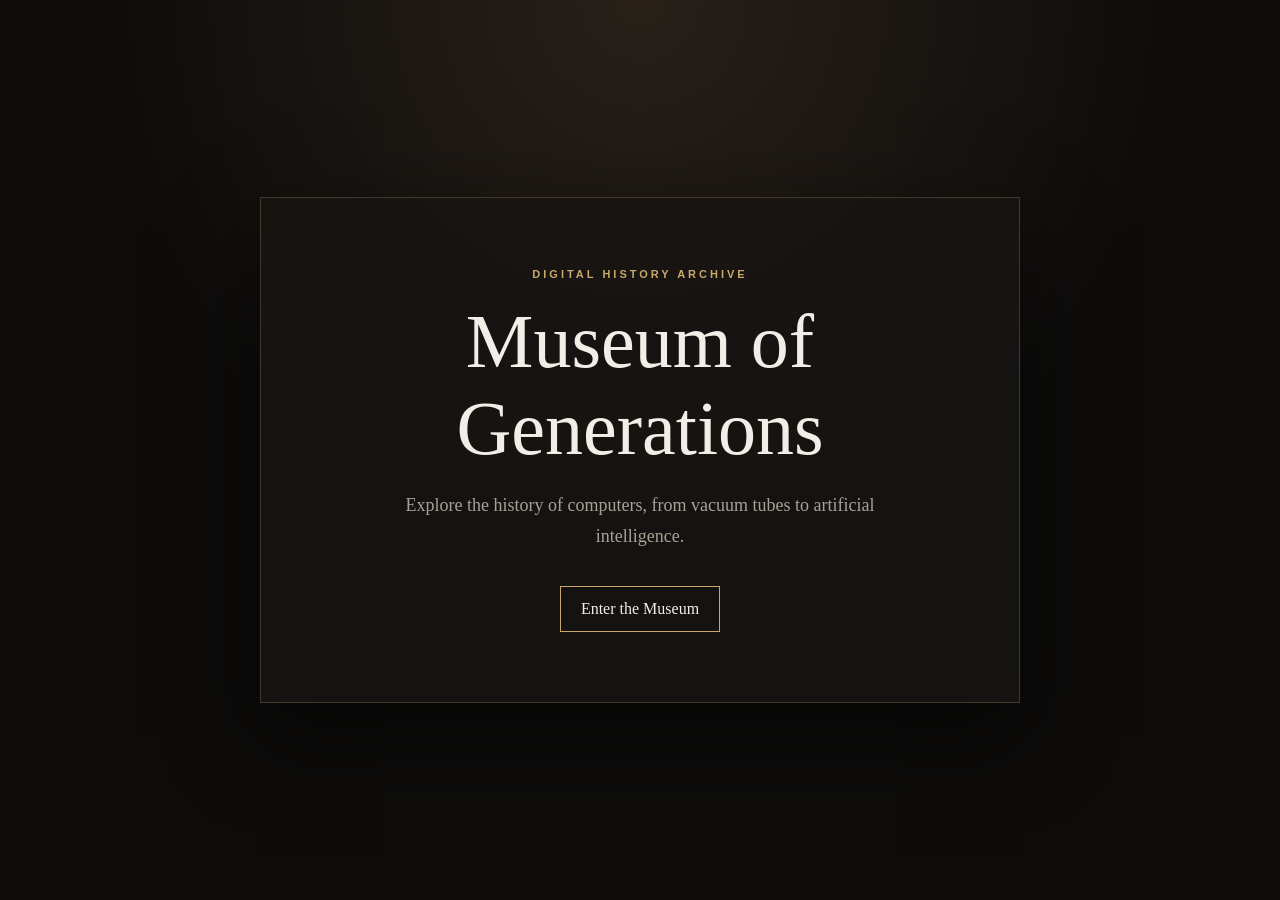
<file: index.html>
<!DOCTYPE html>
<html lang="en">

<head>
    <meta charset="UTF-8">
    <meta name="viewport" content="width=device-width, initial-scale=1.0">

    <title>Museum of Generations</title>

    <link rel="stylesheet" href="style.css">
</head>

<body class="home-page">

    <main class="home">

        <p class="eyebrow">
            DIGITAL HISTORY ARCHIVE
        </p>

        <h1>
            Museum of Generations
        </h1>

        <p class="home-text">
            Explore the history of computers,
            from vacuum tubes to artificial intelligence.
        </p>

        <button
            class="primary-button"
            id="enterButton">

            Enter the Museum

        </button>

    </main>

    <script src="script.js"></script>

</body>

</html>
</file>
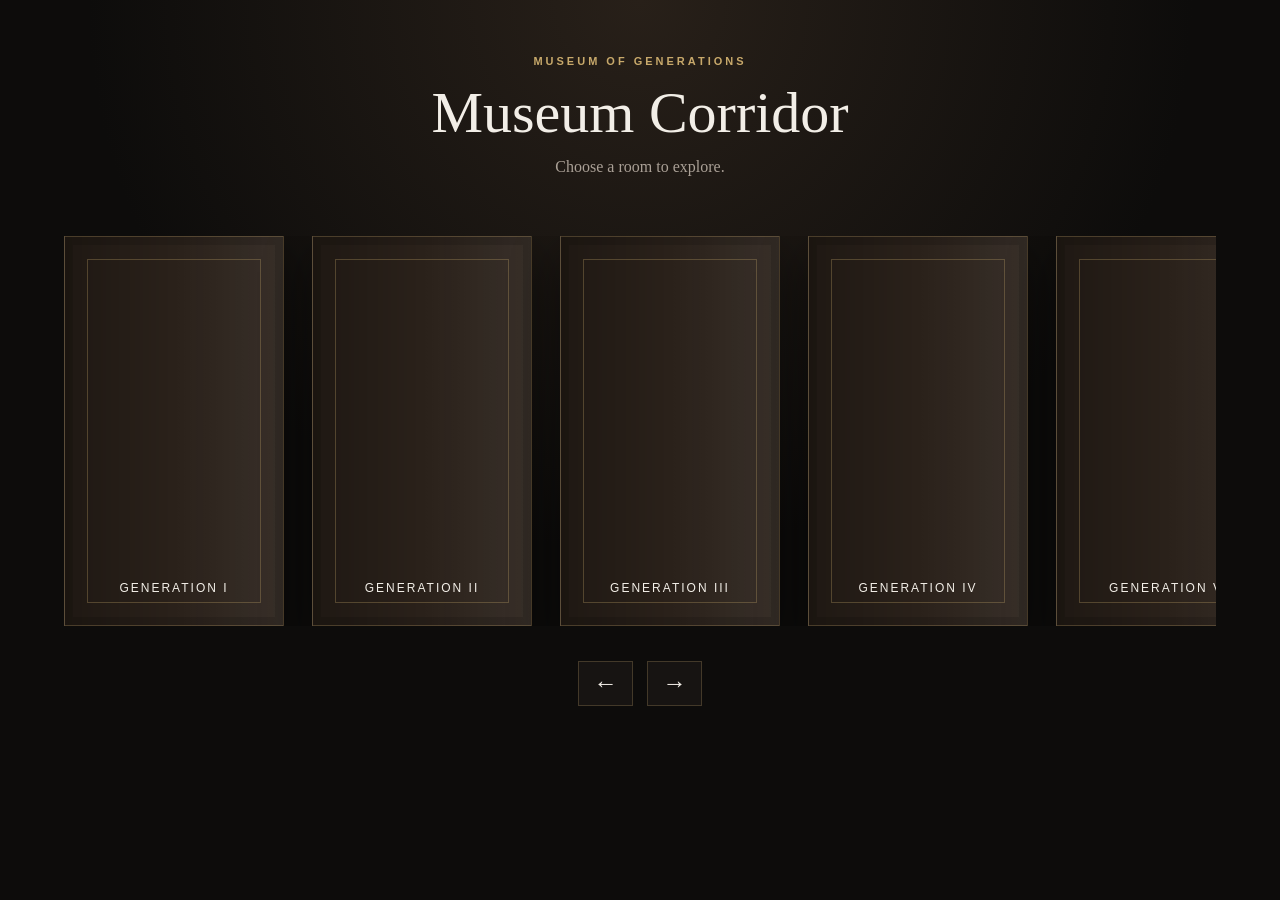
<file: corridor.html>
<!DOCTYPE html>
<html lang="en">

<head>

    <meta charset="UTF-8">

    <meta
        name="viewport"
        content="width=device-width, initial-scale=1.0">

    <title>Museum Corridor</title>

    <link rel="stylesheet" href="style.css">

</head>

<body>

    <main class="corridor">

        <header class="corridor-header">

            <p class="eyebrow">
                MUSEUM OF GENERATIONS
            </p>

            <h1>
                Museum Corridor
            </h1>

            <p>
                Choose a room to explore.
            </p>

        </header>


        <section class="doors-container">

            <div
                class="doors"
                id="doors">

                <button
                    class="door"
                    data-room="generation1.html">

                    <span>
                        Generation I
                    </span>

                </button>


                <button
                    class="door"
                    data-room="generation2.html">

                    <span>
                        Generation II
                    </span>

                </button>


                <button
                    class="door"
                    data-room="generation3.html">

                    <span>
                        Generation III
                    </span>

                </button>


                <button
                    class="door"
                    data-room="generation4.html">

                    <span>
                        Generation IV
                    </span>

                </button>


                <button
                    class="door"
                    data-room="generation5.html">

                    <span>
                        Generation V
                    </span>

                </button>


                <button
                    class="door"
                    data-room="future.html">

                    <span>
                        The Future
                    </span>

                </button>


                <button
                    class="door"
                    data-room="resources.html">

                    <span>
                        Resources
                    </span>

                </button>

            </div>

        </section>


        <div class="navigation">

            <button
                class="nav-button"
                id="leftButton">

                ←

            </button>


            <button
                class="nav-button"
                id="rightButton">

                →

            </button>

        </div>

    </main>


    <script src="script.js"></script>

</body>

</html>
</file>
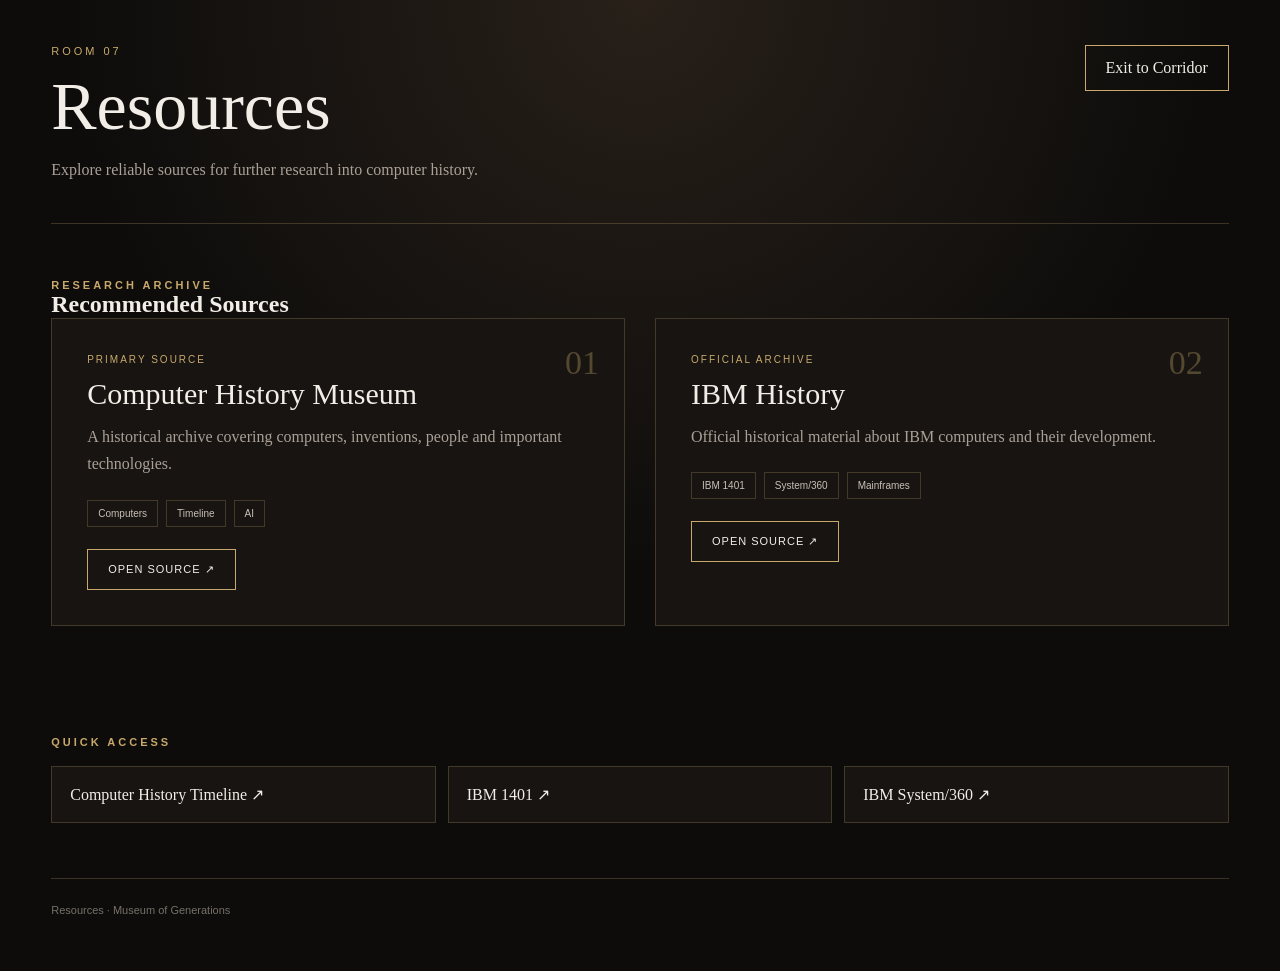
<file: resources.html>
<!DOCTYPE html>
<html lang="en">

<head>

    <meta charset="UTF-8">

    <meta
        name="viewport"
        content="width=device-width, initial-scale=1.0">

    <title>Resources</title>

    <link rel="stylesheet" href="style.css">

</head>

<body>

    <main class="resources-page">

        <header class="room-header">

            <div>

                <p class="room-number">
                    ROOM 07
                </p>

                <h1>
                    Resources
                </h1>

                <p class="room-description">
                    Explore reliable sources for further
                    research into computer history.
                </p>

            </div>

            <button
                class="exit-button"
                id="exitButton">

                Exit to Corridor

            </button>

        </header>


        <section class="resources-section">

            <p class="eyebrow">
                RESEARCH ARCHIVE
            </p>

            <h2>
                Recommended Sources
            </h2>


            <div class="resource-grid">


                <article class="resource-card">

                    <span class="resource-number">
                        01
                    </span>

                    <p class="resource-label">
                        PRIMARY SOURCE
                    </p>

                    <h3>
                        Computer History Museum
                    </h3>

                    <p>
                        A historical archive covering
                        computers, inventions, people
                        and important technologies.
                    </p>

                    <div class="resource-topics">

                        <span>Computers</span>
                        <span>Timeline</span>
                        <span>AI</span>

                    </div>

                    <a
                        class="resource-button"
                        href="https://www.computerhistory.org/timeline/computers/"
                        target="_blank">

                        Open Source ↗

                    </a>

                </article>


                <article class="resource-card">

                    <span class="resource-number">
                        02
                    </span>

                    <p class="resource-label">
                        OFFICIAL ARCHIVE
                    </p>

                    <h3>
                        IBM History
                    </h3>

                    <p>
                        Official historical material about
                        IBM computers and their development.
                    </p>

                    <div class="resource-topics">

                        <span>IBM 1401</span>
                        <span>System/360</span>
                        <span>Mainframes</span>

                    </div>

                    <a
                        class="resource-button"
                        href="https://www.ibm.com/history"
                        target="_blank">

                        Open Source ↗

                    </a>

                </article>

            </div>

        </section>


        <section class="quick-resources">

            <p class="eyebrow">
                QUICK ACCESS
            </p>

            <div class="quick-links">

                <a
                    href="https://www.computerhistory.org/timeline/"
                    target="_blank">

                    Computer History Timeline ↗

                </a>

                <a
                    href="https://www.ibm.com/history/1401"
                    target="_blank">

                    IBM 1401 ↗

                </a>

                <a
                    href="https://www.ibm.com/history/system-360"
                    target="_blank">

                    IBM System/360 ↗

                </a>

            </div>

        </section>


        <footer class="room-footer">

            Resources · Museum of Generations

        </footer>

    </main>


    <script src="script.js"></script>

</body>

</html>
</file>
<file: style.css>
* {
    box-sizing: border-box;
    margin: 0;
    padding: 0;
}


:root {

    --bg: #0d0c0b;

    --panel: #171412;

    --panel-light: #211d19;

    --text: #f2eee7;

    --muted: #aaa096;

    --gold: #c8a96b;

    --line: rgba(200, 169, 107, 0.25);

}


body {

    min-height: 100vh;

    background:
        radial-gradient(
            circle at 50% 0%,
            #282019 0,
            #0d0c0b 50%
        );

    color: var(--text);

    font-family:
        Georgia,
        "Times New Roman",
        serif;

}


button,
a {

    font: inherit;

}


button {

    cursor: pointer;

}

.eyebrow {

    color: var(--gold);

    font-family: Arial, sans-serif;

    font-size: 11px;

    font-weight: bold;

    letter-spacing: 3px;

    text-transform: uppercase;

}

.home-page {

    display: grid;

    place-items: center;

    min-height: 100vh;

}


.home {

    width: min(760px, 90%);

    padding: 70px 30px;

    text-align: center;

    border: 1px solid var(--line);

    background: rgba(23, 20, 18, .9);

    box-shadow:
        0 30px 80px rgba(0,0,0,.5);

}


.home h1 {

    margin: 18px 0;

    font-size:
        clamp(42px, 7vw, 76px);

    font-weight: 400;

}


.home-text {

    max-width: 560px;

    margin: 0 auto 35px;

    color: var(--muted);

    font-size: 18px;

    line-height: 1.7;

}


.primary-button,
.exit-button,
.info-button,
.resource-button {

    padding: 13px 20px;

    border: 1px solid var(--gold);

    background: transparent;

    color: var(--text);

    transition: .25s;

}


.primary-button:hover,
.exit-button:hover,
.info-button:hover,
.resource-button:hover {

    background: var(--gold);

    color: #111;

}

.corridor {

    min-height: 100vh;

    padding:
        55px 5vw 35px;

    overflow: hidden;

}


.corridor-header {

    text-align: center;

}


.corridor-header h1 {

    margin: 12px 0;

    font-size:
        clamp(36px, 5vw, 58px);

    font-weight: 400;

}


.corridor-header p:last-child {

    color: var(--muted);

}


.doors-container {

    overflow: hidden;

    margin: 60px 0 35px;

}


.doors {

    display: flex;

    gap: 28px;

    width: max-content;

    transition:
        transform .45s ease;

}


.door {

    width: 220px;

    height: 390px;

    border:
        1px solid var(--line);

    background:
        linear-gradient(
            90deg,
            #0004,
            transparent 50%,
            #fff1
        ),
        #2a211a;

    color: var(--text);

    position: relative;

    box-shadow:
        inset 0 0 0 8px #0002,
        0 20px 45px #0006;

    transition: .3s;

}


.door::before {

    content: "";

    position: absolute;

    inset: 22px;

    border:
        1px solid #c8a96b4d;

}


.door span {

    position: absolute;

    bottom: 30px;

    left: 0;
    right: 0;

    font-family: Arial, sans-serif;

    font-size: 12px;

    letter-spacing: 2px;

    text-transform: uppercase;

}


.door:hover {

    transform:
        translateY(-8px);

    border-color:
        var(--gold);

}


.navigation {

    display: flex;

    justify-content: center;

    gap: 14px;

}


.nav-button {

    width: 55px;

    height: 45px;

    border:
        1px solid var(--line);

    background:
        var(--panel);

    color: var(--text);

    font-size: 24px;

}


.nav-button:hover {

    border-color:
        var(--gold);

    color:
        var(--gold);

}

.room,
.resources-page {

    width: min(1200px, 92%);

    margin: auto;

    padding:
        45px 0 30px;

}


.room-header {

    display: flex;

    justify-content:
        space-between;

    align-items:
        flex-start;

    gap: 30px;

    padding-bottom: 40px;

    border-bottom:
        1px solid var(--line);

}


.room-number {

    color: var(--gold);

    font-family: Arial, sans-serif;

    font-size: 11px;

    letter-spacing: 3px;

}


.room-header h1 {

    margin: 10px 0;

    font-size:
        clamp(40px, 6vw, 68px);

    font-weight: 400;

}


.room-description {

    max-width: 720px;

    color: var(--muted);

    line-height: 1.7;

}

.technology-section,
.exhibits-section,
.resources-section,
.quick-resources {

    padding: 55px 0;

}


.section-heading {

    margin-bottom: 28px;

}


.section-heading h2 {

    margin-top: 8px;

    font-size: 30px;

    font-weight: 400;

}


.technology-grid {

    display: grid;

    grid-template-columns:
        repeat(5, 1fr);

    gap: 1px;

    background:
        var(--line);

    border:
        1px solid var(--line);

}


.technology-item {

    min-height: 155px;

    padding: 22px;

    background:
        var(--panel);

}


.technology-item span,
.dialog-details span,
.dialog-fact > span {

    display: block;

    margin-bottom: 9px;

    color: var(--gold);

    font-family: Arial, sans-serif;

    font-size: 10px;

    letter-spacing: 1.5px;

    text-transform: uppercase;

}


.technology-item strong {

    font-size: 16px;

    font-weight: 400;

    line-height: 1.5;

}

.technology-timeline {

    display: flex;

    align-items: center;

    margin-top: 40px;

}


.technology-step {

    min-width: 130px;

    text-align: center;

    color: #6e675f;

}


.technology-step span {

    display: grid;

    place-items: center;

    width: 34px;

    height: 34px;

    margin:
        0 auto 9px;

    border:
        1px solid #5a5149;

    border-radius: 50%;

    font-family: Arial, sans-serif;

    font-size: 12px;

}


.technology-step b {

    font-family: Arial, sans-serif;

    font-size: 10px;

    letter-spacing: 1px;

    text-transform: uppercase;

}


.technology-step.active {

    color: var(--gold);

}


.technology-step.active span {

    border-color:
        var(--gold);

    background:
        var(--gold);

    color: #111;

}


.technology-line {

    flex: 1;

    height: 1px;

    background:
        var(--line);

}

.exhibits {

    display: grid;

    grid-template-columns:
        repeat(2, 1fr);

    gap: 30px;

}


.exhibit {

    overflow: hidden;

    border:
        1px solid var(--line);

    background:
        var(--panel);

}


.exhibit-image {

    display: block;

    width: 100%;

    height: 320px;

    padding: 0;

    border: 0;

    background: #111;

    position: relative;

    overflow: hidden;

}


.exhibit-image img {

    width: 100%;

    height: 100%;

    object-fit: cover;

    display: block;

    transition:
        transform .5s;

}


.exhibit-image:hover img {

    transform:
        scale(1.05);

}


.image-overlay {

    position: absolute;

    left: 0;
    right: 0;
    bottom: 0;

    padding: 22px;

    background:
        linear-gradient(
            transparent,
            #000e
        );

    color: white;

    font-family: Arial, sans-serif;

    font-size: 11px;

    letter-spacing: 2px;

    text-transform: uppercase;

    opacity: 0;

    transition: .3s;

}


.exhibit-image:hover
.image-overlay {

    opacity: 1;

}


.exhibit-info {

    padding: 25px;

}


.exhibit-label {

    color:
        var(--gold);

    font-family: Arial, sans-serif;

    font-size: 10px;

    letter-spacing: 2px;

}


.exhibit-info h3 {

    margin:
        9px 0 10px;

    font-size: 27px;

    font-weight: 400;

}


.exhibit-info p:not(.exhibit-label) {

    color:
        var(--muted);

    line-height: 1.6;

}


.info-button {

    margin-top: 20px;

}

.modal {

    position: fixed;

    inset: 0;

    display: none;

    align-items: center;

    justify-content: center;

    padding: 20px;

    z-index: 1000;

}


.modal.open {

    display: flex;

}


.modal-backdrop {

    position: absolute;

    inset: 0;

    background:
        rgba(0,0,0,.85);

    backdrop-filter:
        blur(6px);

}


.modal-window {

    position: relative;

    z-index: 1;

    width:
        min(900px, 94vw);

    max-height: 92vh;

    overflow-y: auto;

    border:
        1px solid var(--gold);

    background:
        #151311;

    box-shadow:
        0 35px 100px #000b;

    animation:
        modalAppear .25s ease;

}


@keyframes modalAppear {

    from {

        opacity: 0;

        transform:
            scale(.95)
            translateY(15px);

    }

    to {

        opacity: 1;

        transform:
            scale(1)
            translateY(0);

    }

}


.modal-close {

    position: absolute;

    top: 12px;

    right: 14px;

    z-index: 5;

    width: 40px;

    height: 40px;

    border:
        1px solid #fff4;

    border-radius: 50%;

    background:
        rgba(0,0,0,.7);

    color: white;

    font-size: 25px;

}


.modal-image {

    height: 350px;

    background:
        #080808;

}


.modal-image img {

    width: 100%;

    height: 100%;

    object-fit: contain;

}


.modal-body {

    padding: 32px;

}


.modal-body h2 {

    margin:
        7px 0 25px;

    font-size: 38px;

    font-weight: 400;

}


.dialog-details {

    display: grid;

    grid-template-columns:
        repeat(4, 1fr);

    gap: 1px;

    margin-bottom: 25px;

    background:
        var(--line);

}


.dialog-details > div {

    padding: 15px;

    background:
        var(--panel);

}


.dialog-details strong {

    font-size: 14px;

    font-weight: 400;

    line-height: 1.4;

}


.dialog-description {

    color:
        #d4cec5;

    line-height: 1.7;

}


.dialog-fact {

    margin-top: 22px;

    padding: 18px;

    border-left:
        2px solid var(--gold);

    background:
        var(--panel);

}


.dialog-fact p {

    color:
        #d4cec5;

    line-height: 1.5;

}


.dialog-facts {

    margin-top: 25px;

}


.dialog-facts h3 {

    margin-bottom: 12px;

    font-size: 20px;

    font-weight: 400;

}


.dialog-facts ul {

    padding-left: 20px;

    color:
        var(--muted);

    line-height: 1.8;

}

.resource-grid {

    display: grid;

    grid-template-columns:
        repeat(2, 1fr);

    gap: 30px;

}


.resource-card {

    position: relative;

    padding: 35px;

    border:
        1px solid var(--line);

    background:
        var(--panel);

}


.resource-number {

    position: absolute;

    top: 25px;

    right: 25px;

    color:
        #c8a96b59;

    font-size: 34px;

}


.resource-label {

    color:
        var(--gold);

    font-family: Arial, sans-serif;

    font-size: 10px;

    letter-spacing: 2px;

}


.resource-card h3 {

    margin:
        12px 0;

    font-size: 30px;

    font-weight: 400;

}


.resource-card > p:not(.resource-label) {

    color:
        var(--muted);

    line-height: 1.7;

}


.resource-topics {

    display: flex;

    flex-wrap: wrap;

    gap: 8px;

    margin: 22px 0;

}


.resource-topics span {

    padding: 7px 10px;

    border:
        1px solid var(--line);

    color:
        #c9c0b6;

    font-family: Arial, sans-serif;

    font-size: 10px;

}


.resource-button {

    display: inline-block;

    text-decoration: none;

    font-family: Arial, sans-serif;

    font-size: 11px;

    letter-spacing: 1px;

    text-transform: uppercase;

}


.quick-links {

    display: grid;

    grid-template-columns:
        repeat(3, 1fr);

    gap: 12px;

    margin-top: 18px;

}


.quick-links a {

    padding: 18px;

    border:
        1px solid var(--line);

    color:
        var(--text);

    text-decoration: none;

    background:
        var(--panel);

}


.quick-links a:hover {

    border-color:
        var(--gold);

    color:
        var(--gold);

}


.room-footer {

    padding: 25px 0;

    border-top:
        1px solid var(--line);

    color:
        #777069;

    font-family: Arial, sans-serif;

    font-size: 11px;

}

@media (max-width: 900px) {

    .technology-grid {

        grid-template-columns:
            repeat(2, 1fr);

    }


    .exhibits,
    .resource-grid {

        grid-template-columns:
            1fr;

    }


    .quick-links {

        grid-template-columns:
            1fr;

    }


    .dialog-details {

        grid-template-columns:
            repeat(2, 1fr);

    }

}


@media (max-width: 650px) {

    .room,
    .resources-page {

        width: 90%;

    }


    .room-header {

        flex-direction: column;

    }


    .technology-grid {

        grid-template-columns:
            1fr;

    }


    .technology-timeline {

        overflow-x: auto;

    }


    .exhibit-image {

        height: 240px;

    }


    .modal {

        padding: 10px;

    }


    .modal-window {

        max-height: 95vh;

    }


    .modal-image {

        height: 240px;

    }


    .modal-body {

        padding: 22px;

    }


    .modal-body h2 {

        font-size: 29px;

    }

}
</file>
